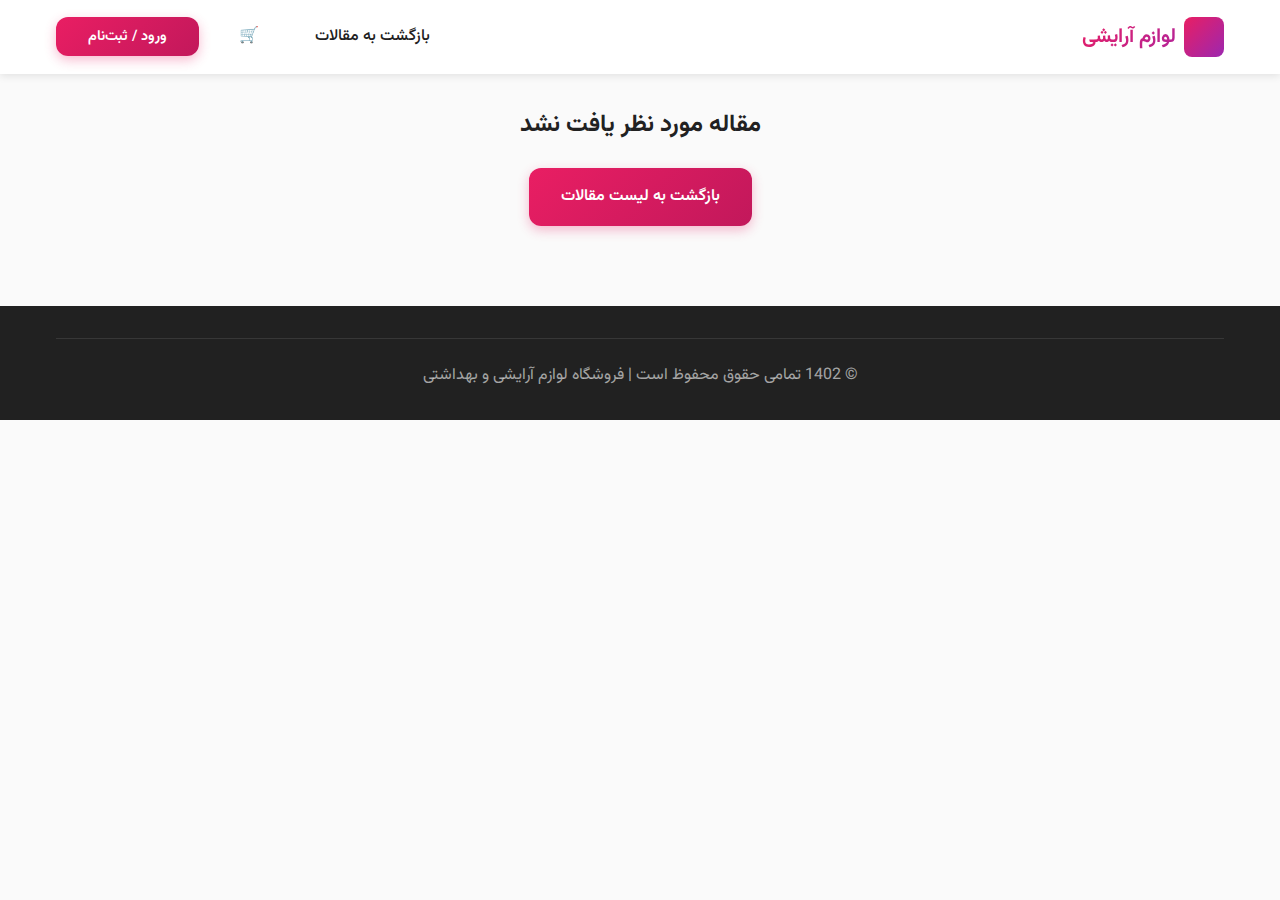
<file: blog-article.html>
<!DOCTYPE html>
<html lang="fa" dir="rtl">

<head>
    <meta charset="UTF-8">
    <meta name="viewport" content="width=device-width, initial-scale=1.0">
    <meta name="description" content="مطالعه مقاله در فروشگاه لوازم آرایشی و بهداشتی">
    <title>مقاله | فروشگاه لوازم آرایشی</title>
    <link rel="stylesheet" href="css/styles.css">
    <style>
        .article-container {
            max-width: 900px;
            margin: 0 auto;
            padding: var(--spacing-xl) var(--spacing-md);
        }

        .article-header {
            margin-bottom: var(--spacing-xl);
            text-align: center;
        }

        .article-meta {
            display: flex;
            justify-content: center;
            gap: var(--spacing-md);
            color: var(--text-secondary);
            font-size: var(--font-size-sm);
            margin-bottom: var(--spacing-md);
        }

        .article-image {
            width: 100%;
            height: 400px;
            border-radius: var(--radius-lg);
            overflow: hidden;
            margin-bottom: var(--spacing-xl);
            box-shadow: var(--shadow-md);
        }

        .article-image img {
            width: 100%;
            height: 100%;
            object-fit: cover;
        }

        .article-body {
            line-height: 1.8;
            color: var(--text-primary);
            font-size: 1.1rem;
        }

        .article-body h2 {
            margin-top: var(--spacing-xl);
            margin-bottom: var(--spacing-md);
            color: var(--primary);
        }

        .article-body p {
            margin-bottom: var(--spacing-md);
        }

        .article-body ul,
        .article-body ol {
            margin-bottom: var(--spacing-md);
            padding-right: var(--spacing-xl);
        }

        .related-section {
            margin-top: var(--spacing-xxl);
            padding-top: var(--spacing-xl);
            border-top: 1px solid var(--border-color);
        }

        .related-products-grid {
            display: grid;
            grid-template-columns: repeat(auto-fill, minmax(200px, 1fr));
            gap: var(--spacing-md);
            margin-top: var(--spacing-md);
        }
    </style>
</head>

<body>
    <!-- Navigation -->
    <nav class="navbar">
        <div class="container navbar-content">
            <a href="index.html" class="logo">
                <div class="logo-icon">💄</div>
                <span>لوازم آرایشی</span>
            </a>
            <div class="nav-actions">
                <a href="blog.html" class="nav-btn">بازگشت به مقالات</a>
                <a href="cart.html" class="nav-btn">🛒</a>
            </div>
        </div>
    </nav>

    <main class="container article-container">
        <div id="article-content">
            <!-- Content will be loaded here -->
            <div style="text-align: center; padding: var(--spacing-xxl);">
                در حال بارگذاری...
            </div>
        </div>

        <section id="related-products" class="related-section" style="display: none;">
            <h2 class="mb-3">محصولات پیشنهادی این مقاله</h2>
            <div class="related-products-grid" id="related-grid">
                <!-- Related products will be loaded here -->
            </div>
        </section>
    </main>

    <!-- Footer -->
    <footer class="footer">
        <div class="container">
            <div class="footer-bottom">
                <p>© 1402 تمامی حقوق محفوظ است | فروشگاه لوازم آرایشی و بهداشتی</p>
            </div>
        </div>
    </footer>

    <!-- Scripts -->
    <script src="js/blog-data.js"></script>
    <script src="js/product-data.js"></script>
    <script src="js/cart.js"></script>
    <script src="js/auth.js"></script>
    <script>
        function getQueryParam(name) {
            const urlParams = new URLSearchParams(window.location.search);
            return urlParams.get(name);
        }

        const articleId = parseInt(getQueryParam('id'));
        const article = blogArticles.find(a => a.id === articleId);

        if (article) {
            document.title = `${article.title} | فروشگاه لوازم آرایشی`;

            const contentDiv = document.getElementById('article-content');
            contentDiv.innerHTML = `
                <div class="article-header">
                    <div style="margin-bottom: var(--spacing-sm);">
                        <span style="background: var(--bg-accent); color: var(--primary); padding: var(--spacing-xs) var(--spacing-md); border-radius: var(--radius-lg); font-size: var(--font-size-sm);">
                            ${article.category}
                        </span>
                    </div>
                    <h1 class="hero-title" style="color: var(--text-primary); margin-bottom: var(--spacing-md);">${article.title}</h1>
                    <div class="article-meta">
                        <span>👤 ${article.author}</span>
                        <span>📅 ${article.date}</span>
                        <span>⏱️ زمان مطالعه: ${article.readTime}</span>
                    </div>
                </div>

                <div class="article-image">
                    <img src="${article.image}" alt="${article.title}">
                </div>

                <div class="article-body">
                    ${article.content}
                </div>
            `;

            // Load Related Products
            if (article.relatedProducts && article.relatedProducts.length > 0) {
                const relatedSection = document.getElementById('related-products');
                const relatedGrid = document.getElementById('related-grid');

                relatedSection.style.display = 'block';

                const productsToShow = products.filter(p => article.relatedProducts.includes(p.id));

                relatedGrid.innerHTML = productsToShow.map(product => `
                    <div class="card product-card">
                        <div class="card-image" style="height: 150px;">
                            <img src="${product.image}" alt="${product.name}">
                        </div>
                        <div class="card-content" style="padding: var(--spacing-sm);">
                            <h4 style="font-size: var(--font-size-base); margin-bottom: var(--spacing-xs);">${product.name}</h4>
                            <div class="price" style="font-size: var(--font-size-sm);">${formatPrice(product.price)} تومان</div>
                            <button onclick="addToCart(${product.id})" class="btn btn-primary mt-2" style="width: 100%; padding: var(--spacing-xs); font-size: var(--font-size-xs);">
                                افزودن
                            </button>
                        </div>
                    </div>
                `).join('');
            }
        } else {
            document.getElementById('article-content').innerHTML = `
                <div style="text-align: center; padding: var(--spacing-xxl);">
                    <h2>مقاله مورد نظر یافت نشد</h2>
                    <a href="blog.html" class="btn btn-primary mt-3">بازگشت به لیست مقالات</a>
                </div>
            `;
        }
    </script>
</body>

</html>
</file>
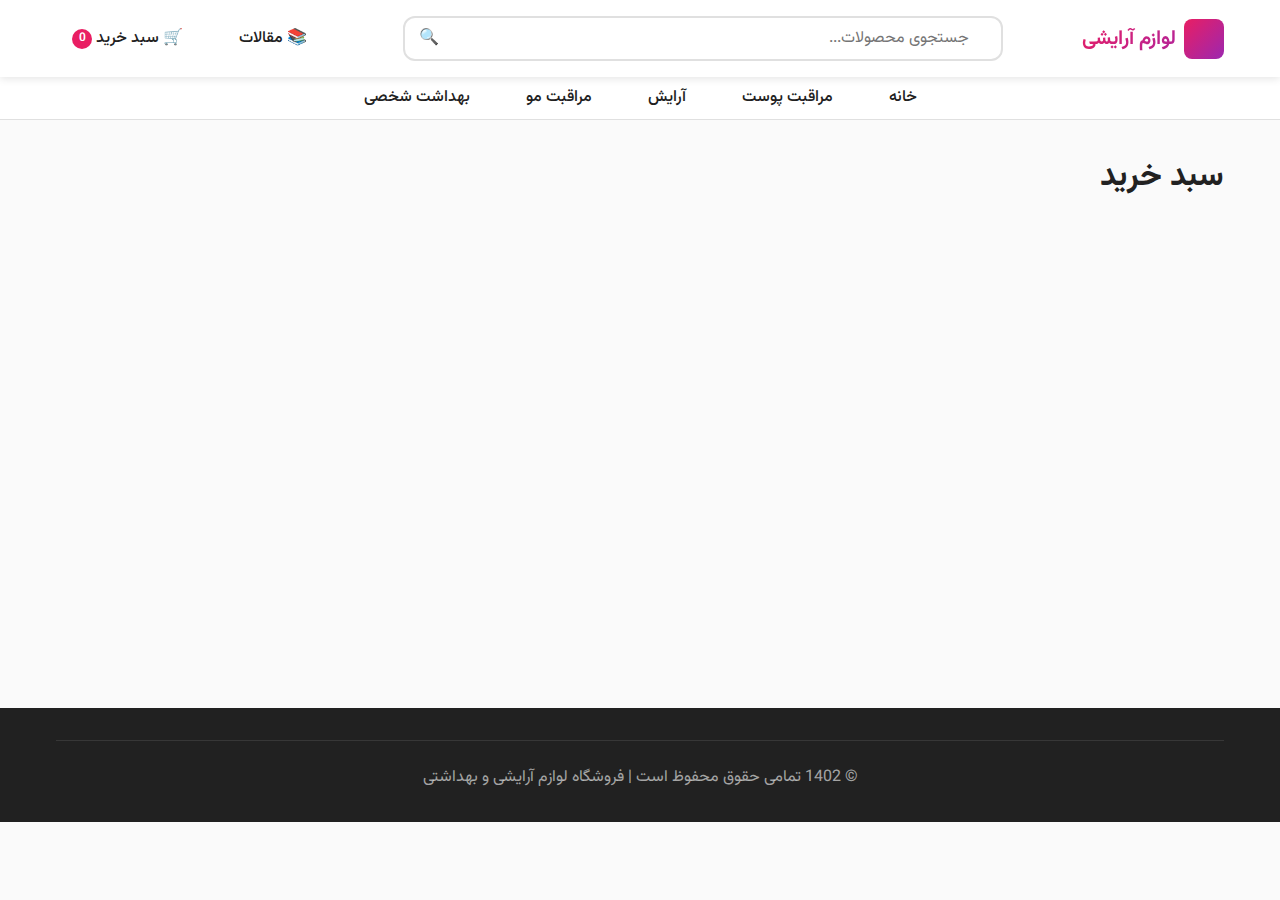
<file: cart.html>
<!DOCTYPE html>
<html lang="fa" dir="rtl">

<head>
    <meta charset="UTF-8">
    <meta name="viewport" content="width=device-width, initial-scale=1.0">
    <meta name="description" content="سبد خرید - فروشگاه لوازم آرایشی و بهداشتی">
    <title>سبد خرید | فروشگاه لوازم آرایشی</title>
    <link rel="stylesheet" href="css/styles.css">
    <style>
        .cart-page {
            min-height: 60vh;
            padding: var(--spacing-xl) 0;
        }

        .cart-item {
            background: white;
            padding: var(--spacing-lg);
            border-radius: var(--radius-lg);
            margin-bottom: var(--spacing-md);
            display: grid;
            grid-template-columns: 100px 1fr auto auto;
            gap: var(--spacing-lg);
            align-items: center;
            box-shadow: 0 2px 8px var(--shadow);
        }

        .cart-item-image img {
            width: 100px;
            height: 100px;
            object-fit: cover;
            border-radius: var(--radius-md);
            background: var(--bg-accent);
        }

        .cart-item-name {
            font-size: var(--font-size-lg);
            font-weight: 600;
            margin-bottom: var(--spacing-xs);
        }

        .cart-item-brand {
            color: var(--text-secondary);
            font-size: var(--font-size-sm);
        }

        .cart-item-price {
            color: var(--primary);
            font-weight: 600;
            margin-top: var(--spacing-sm);
        }

        .quantity-controls {
            display: flex;
            align-items: center;
            gap: var(--spacing-sm);
            background: var(--bg-primary);
            border-radius: var(--radius-md);
            padding: var(--spacing-xs);
        }

        .btn-quantity {
            width: 32px;
            height: 32px;
            border-radius: var(--radius-sm);
            background: white;
            border: 1px solid var(--border);
            font-size: var(--font-size-lg);
            font-weight: 600;
            color: var(--primary);
        }

        .btn-quantity:hover {
            background: var(--primary);
            color: white;
            border-color: var(--primary);
        }

        .quantity-display {
            min-width: 40px;
            text-align: center;
            font-weight: 600;
        }

        .btn-remove {
            color: var(--error);
            padding: var(--spacing-sm) var(--spacing-md);
            border-radius: var(--radius-md);
            border: 1px solid var(--error);
            background: white;
        }

        .btn-remove:hover {
            background: var(--error);
            color: white;
        }

        .cart-item-total {
            font-size: var(--font-size-xl);
            font-weight: 700;
            color: var(--primary);
        }

        .cart-summary {
            background: white;
            padding: var(--spacing-xl);
            border-radius: var(--radius-lg);
            box-shadow: 0 2px 8px var(--shadow);
            position: sticky;
            top: 100px;
        }

        .summary-row {
            display: flex;
            justify-content: space-between;
            padding: var(--spacing-md) 0;
            border-bottom: 1px solid var(--border);
        }

        .summary-row:last-child {
            border-bottom: none;
            font-size: var(--font-size-xl);
            font-weight: 700;
            color: var(--primary);
            padding-top: var(--spacing-lg);
        }

        .empty-cart {
            text-align: center;
            padding: var(--spacing-2xl);
        }

        .empty-cart-icon {
            font-size: 5rem;
            margin-bottom: var(--spacing-lg);
        }

        .coupon-section {
            margin-top: var(--spacing-lg);
            padding-top: var(--spacing-lg);
            border-top: 1px solid var(--border);
        }

        .coupon-input-group {
            display: flex;
            gap: var(--spacing-sm);
            margin-top: var(--spacing-md);
        }

        .coupon-input {
            flex: 1;
            padding: var(--spacing-md);
            border: 2px solid var(--border);
            border-radius: var(--radius-md);
        }

        @media (max-width: 768px) {
            .cart-item {
                grid-template-columns: 80px 1fr;
                gap: var(--spacing-md);
            }

            .cart-item-actions,
            .cart-item-total {
                grid-column: 1 / -1;
            }
        }
    </style>
</head>

<body>
    <!-- Navigation -->
    <nav class="navbar">
        <div class="container navbar-content">
            <a href="index.html" class="logo">
                <div class="logo-icon">💄</div>
                <span>لوازم آرایشی</span>
            </a>

            <div class="search-bar">
                <input type="text" class="search-input" placeholder="جستجوی محصولات...">
                <span class="search-icon">🔍</span>
            </div>

            <div class="nav-actions">
                <a href="blog.html" class="nav-btn">📚 مقالات</a>
                <a href="cart.html" class="nav-btn">
                    🛒 سبد خرید
                    <span class="cart-badge">0</span>
                </a>
            </div>
        </div>
    </nav>

    <!-- Main Navigation Menu -->
    <div class="main-nav">
        <div class="container">
            <ul class="nav-menu">
                <li><a href="index.html" class="nav-link">خانه</a></li>
                <li><a href="products.html?category=مراقبت پوست" class="nav-link">مراقبت پوست</a></li>
                <li><a href="products.html?category=آرایش" class="nav-link">آرایش</a></li>
                <li><a href="products.html?category=مراقبت مو" class="nav-link">مراقبت مو</a></li>
                <li><a href="products.html?category=بهداشت شخصی" class="nav-link">بهداشت شخصی</a></li>
            </ul>
        </div>
    </div>

    <!-- Cart Page -->
    <div class="cart-page">
        <div class="container">
            <h1 class="section-title mb-4">سبد خرید</h1>

            <div style="display: grid; grid-template-columns: 1fr 400px; gap: var(--spacing-xl); align-items: start;">
                <!-- Cart Items -->
                <div>
                    <div id="empty-cart-message" class="empty-cart" style="display: none;">
                        <div class="empty-cart-icon">🛒</div>
                        <h2>سبد خرید شما خالی است</h2>
                        <p class="mt-2 mb-3" style="color: var(--text-secondary);">
                            برای مشاهده و خرید محصولات به صفحه فروشگاه بروید
                        </p>
                        <a href="products.html" class="btn btn-primary">مشاهده محصولات</a>
                    </div>

                    <div id="cart-items">
                        <!-- Cart items will be loaded here by JavaScript -->
                    </div>
                </div>

                <!-- Cart Summary -->
                <div id="cart-summary" class="cart-summary" style="display: none;">
                    <h3 style="margin-bottom: var(--spacing-lg);">خلاصه سبد خرید</h3>

                    <div class="summary-row">
                        <span>جمع کل:</span>
                        <span id="cart-subtotal">0 تومان</span>
                    </div>

                    <div class="summary-row">
                        <span>هزینه ارسال:</span>
                        <span id="cart-shipping">0 تومان</span>
                    </div>

                    <div class="summary-row">
                        <span>تخفیف:</span>
                        <span id="cart-discount">0 تومان</span>
                    </div>

                    <div class="summary-row">
                        <span>مبلغ قابل پرداخت:</span>
                        <span id="cart-total">0 تومان</span>
                    </div>

                    <button onclick="proceedToCheckout()" class="btn btn-primary"
                        style="width: 100%; margin-top: var(--spacing-lg);">
                        ادامه و پرداخت
                    </button>

                    <div class="coupon-section">
                        <h4>کد تخفیف دارید؟</h4>
                        <div class="coupon-input-group">
                            <input type="text" id="coupon-code" class="coupon-input"
                                placeholder="کد تخفیف را وارد کنید">
                            <button onclick="applyCoupon()" class="btn btn-secondary">اعمال</button>
                        </div>
                    </div>

                    <p
                        style="margin-top: var(--spacing-lg); font-size: var(--font-size-sm); color: var(--text-secondary); text-align: center;">
                        🚚 ارسال رایگان برای خریدهای بالای 500 هزار تومان
                    </p>
                </div>
            </div>
        </div>
    </div>

    <!-- Footer -->
    <footer class="footer">
        <div class="container">
            <div class="footer-bottom">
                <p>© 1402 تمامی حقوق محفوظ است | فروشگاه لوازم آرایشی و بهداشتی</p>
            </div>
        </div>
    </footer>

    <!-- Notification Styles -->
    <style>
        .notification {
            position: fixed;
            top: 20px;
            left: 50%;
            transform: translateX(50%) translateY(-100px);
            background: white;
            padding: var(--spacing-md) var(--spacing-xl);
            border-radius: var(--radius-lg);
            box-shadow: 0 4px 20px var(--shadow-hover);
            display: flex;
            align-items: center;
            gap: var(--spacing-md);
            z-index: 10000;
            transition: transform var(--transition-base);
            min-width: 300px;
        }

        .notification.show {
            transform: translateX(50%) translateY(0);
        }

        .notification-success {
            border-right: 4px solid var(--success);
        }

        .notification-error {
            border-right: 4px solid var(--error);
        }

        .notification-info {
            border-right: 4px solid var(--info);
        }

        .notification button {
            margin-right: auto;
            background: none;
            border: none;
            font-size: var(--font-size-lg);
            cursor: pointer;
            color: var(--text-secondary);
        }
    </style>

    <!-- Scripts -->
    <script src="js/product-data.js"></script>
    <script src="js/cart.js"></script>
</body>

</html>
</file>
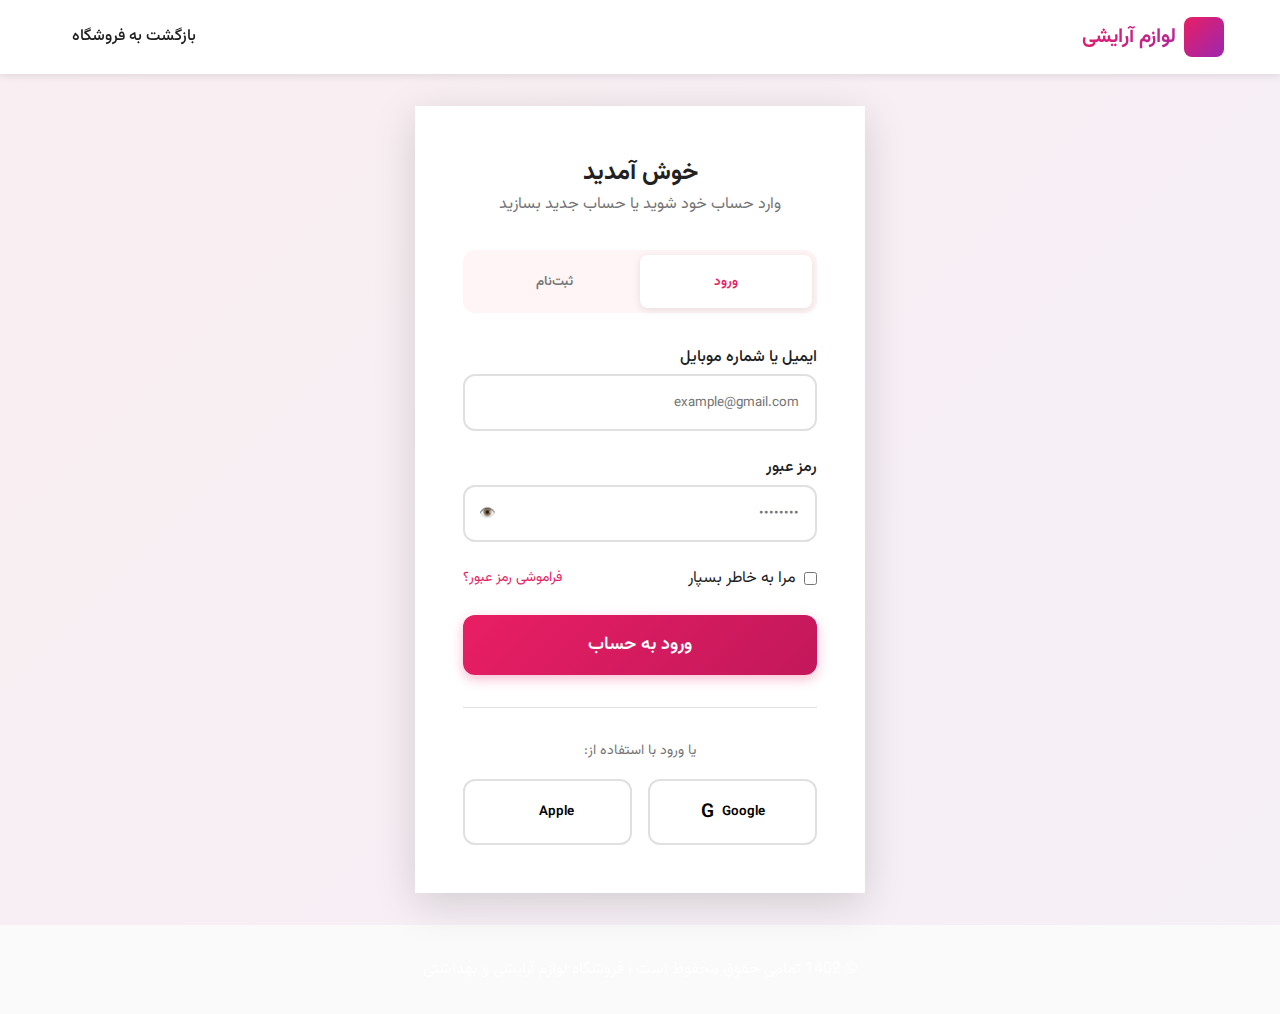
<file: login.html>
<!DOCTYPE html>
<html lang="fa" dir="rtl">

<head>
    <meta charset="UTF-8">
    <meta name="viewport" content="width=device-width, initial-scale=1.0">
    <meta name="description" content="ورود و ثبت‌نام در فروشگاه لوازم آرایشی و بهداشتی">
    <title>ورود | ثبت‌نام - فروشگاه لوازم آرایشی</title>
    <link rel="stylesheet" href="css/styles.css">
    <style>
        .auth-container {
            min-height: calc(100vh - 200px);
            display: flex;
            align-items: center;
            justify-content: center;
            padding: var(--spacing-xl) 0;
            background: linear-gradient(135deg, rgba(233, 30, 99, 0.05), rgba(156, 39, 176, 0.05));
        }

        .auth-card {
            background: white;
            width: 100%;
            max-width: 450px;
            padding: var(--spacing-2xl);
            border-radius: var(--radius-2xl);
            box-shadow: 0 10px 40px var(--shadow-hover);
            position: relative;
            overflow: hidden;
        }

        .auth-card::before {
            content: '';
            position: absolute;
            top: 0;
            left: 0;
            right: 0;
            height: 5px;
            background: var(--gradient-primary);
        }

        .auth-header {
            text-align: center;
            margin-bottom: var(--spacing-xl);
        }

        .auth-tabs {
            display: flex;
            background: var(--bg-accent);
            padding: 5px;
            border-radius: var(--radius-lg);
            margin-bottom: var(--spacing-xl);
        }

        .auth-tab {
            flex: 1;
            padding: var(--spacing-md);
            border: none;
            background: none;
            cursor: pointer;
            border-radius: var(--radius-md);
            font-weight: 600;
            color: var(--text-secondary);
            transition: all var(--transition-base);
        }

        .auth-tab.active {
            background: white;
            color: var(--primary);
            box-shadow: 0 2px 8px var(--shadow);
        }

        .form-group {
            margin-bottom: var(--spacing-lg);
        }

        .form-label {
            display: block;
            margin-bottom: var(--spacing-xs);
            font-weight: 500;
            color: var(--text-primary);
        }

        .form-input {
            width: 100%;
            padding: var(--spacing-md);
            border: 2px solid var(--border);
            border-radius: var(--radius-lg);
            transition: all var(--transition-fast);
            font-family: inherit;
        }

        .form-input:focus {
            border-color: var(--primary);
            outline: none;
            box-shadow: 0 0 0 4px rgba(233, 30, 99, 0.1);
        }

        .password-toggle {
            position: relative;
        }

        .toggle-btn {
            position: absolute;
            left: var(--spacing-md);
            top: 50%;
            transform: translateY(-50%);
            background: none;
            border: none;
            cursor: pointer;
            color: var(--text-secondary);
        }

        .auth-footer {
            text-align: center;
            margin-top: var(--spacing-xl);
        }

        .social-auth {
            margin-top: var(--spacing-xl);
            padding-top: var(--spacing-xl);
            border-top: 1px solid var(--border);
            text-align: center;
        }

        .social-btns {
            display: flex;
            gap: var(--spacing-md);
            margin-top: var(--spacing-md);
        }

        .social-btn {
            flex: 1;
            display: flex;
            align-items: center;
            justify-content: center;
            gap: var(--spacing-sm);
            padding: var(--spacing-md);
            border: 2px solid var(--border);
            border-radius: var(--radius-lg);
            background: white;
            cursor: pointer;
            font-weight: 600;
            transition: all var(--transition-fast);
        }

        .social-btn:hover {
            background: var(--bg-accent);
            border-color: var(--text-secondary);
        }

        .hidden {
            display: none;
        }

        .auth-msg {
            padding: var(--spacing-md);
            border-radius: var(--radius-md);
            margin-bottom: var(--spacing-md);
            font-size: var(--font-size-sm);
            display: none;
        }

        .auth-msg.error {
            background: #ffebee;
            color: var(--error);
            border: 1px solid var(--error);
            display: block;
        }

        .auth-msg.success {
            background: #e8f5e9;
            color: var(--success);
            border: 1px solid var(--success);
            display: block;
        }
    </style>
</head>

<body>
    <!-- Navigation -->
    <nav class="navbar">
        <div class="container navbar-content">
            <a href="index.html" class="logo">
                <div class="logo-icon">💄</div>
                <span>لوازم آرایشی</span>
            </a>
            <div class="nav-actions">
                <a href="index.html" class="nav-btn">بازگشت به فروشگاه</a>
            </div>
        </div>
    </nav>

    <main class="auth-container">
        <div class="auth-card">
            <div class="auth-header">
                <h2>خوش آمدید</h2>
                <p style="color: var(--text-secondary);">وارد حساب خود شوید یا حساب جدید بسازید</p>
            </div>

            <div class="auth-tabs">
                <button class="auth-tab active" onclick="switchTab('login')">ورود</button>
                <button class="auth-tab" onclick="switchTab('register')">ثبت‌نام</button>
            </div>

            <div id="auth-message" class="auth-msg"></div>

            <!-- Login Form -->
            <form id="login-form">
                <div class="form-group">
                    <label class="form-label">ایمیل یا شماره موبایل</label>
                    <input type="text" id="login-identifier" class="form-input" placeholder="example@gmail.com" required>
                </div>
                <div class="form-group">
                    <label class="form-label">رمز عبور</label>
                    <div class="password-toggle">
                        <input type="password" id="login-password" class="form-input" placeholder="••••••••" required>
                        <button type="button" class="toggle-btn" onclick="togglePassword('login-password')">👁️</button>
                    </div>
                </div>
                <div class="flex-between" style="margin-bottom: var(--spacing-lg);">
                    <label class="flex-center gap-1" style="cursor: pointer;">
                        <input type="checkbox"> مرا به خاطر بسپار
                    </label>
                    <a href="#" style="color: var(--primary); font-size: var(--font-size-sm);">فراموشی رمز عبور؟</a>
                </div>
                <button type="submit" class="btn btn-primary" style="width: 100%; border-radius: var(--radius-lg); font-size: var(--font-size-lg);">
                    ورود به حساب
                </button>
            </form>

            <!-- Register Form -->
            <form id="register-form" class="hidden">
                <div class="form-group">
                    <label class="form-label">نام و نام خانوادگی</label>
                    <input type="text" id="reg-name" class="form-input" placeholder="مثلا: علی محمدی" required>
                </div>
                <div class="form-group">
                    <label class="form-label">ایمیل یا شماره موبایل</label>
                    <input type="text" id="reg-identifier" class="form-input" placeholder="example@gmail.com" required>
                </div>
                <div class="form-group">
                    <label class="form-label">رمز عبور</label>
                    <div class="password-toggle">
                        <input type="password" id="reg-password" class="form-input" placeholder="••••••••" required>
                        <button type="button" class="toggle-btn" onclick="togglePassword('reg-password')">👁️</button>
                    </div>
                </div>
                <div class="form-group">
                    <label class="form-label">تکرار رمز عبور</label>
                    <input type="password" id="reg-confirm" class="form-input" placeholder="••••••••" required>
                </div>
                <button type="submit" class="btn btn-primary" style="width: 100%; border-radius: var(--radius-lg); font-size: var(--font-size-lg);">
                    ساخت حساب کاربری
                </button>
            </form>

            <div class="social-auth">
                <p style="font-size: var(--font-size-sm); color: var(--text-secondary);">یا ورود با استفاده از:</p>
                <div class="social-btns">
                    <button class="social-btn">
                        <span>Google</span>
                        <span style="font-size: 1.2rem;">G</span>
                    </button>
                    <button class="social-btn">
                        <span>Apple</span>
                        <span style="font-size: 1.2rem;"></span>
                    </button>
                </div>
            </div>
        </div>
    </main>

    <footer class="footer" style="margin-top: 0; background: transparent;">
        <div class="container text-center">
            <p>© 1402 تمامی حقوق محفوظ است | فروشگاه لوازم آرایشی و بهداشتی</p>
        </div>
    </footer>

    <script src="js/auth.js"></script>
    <script>
        function switchTab(tab) {
            const loginForm = document.getElementById('login-form');
            const registerForm = document.getElementById('register-form');
            const tabs = document.querySelectorAll('.auth-tab');
            const message = document.getElementById('auth-message');

            message.className = 'auth-msg';
            message.textContent = '';

            if (tab === 'login') {
                loginForm.classList.remove('hidden');
                registerForm.classList.add('hidden');
                tabs[0].classList.add('active');
                tabs[1].classList.remove('active');
            } else {
                loginForm.classList.add('hidden');
                registerForm.classList.remove('hidden');
                tabs[0].classList.remove('active');
                tabs[1].classList.add('active');
            }
        }

        function togglePassword(inputId) {
            const input = document.getElementById(inputId);
            input.type = input.type === 'password' ? 'text' : 'password';
        }
    </script>
</body>

</html>
</file>
<file: css/styles.css>
/* ==========================================
   فروشگاه لوازم آرایشی - Cosmetics Shop
   RTL Design System
   ========================================== */

/* === Font Imports === */
@import url('https://fonts.googleapis.com/css2?family=Vazirmatn:wght@300;400;500;600;700&display=swap');

/* === CSS Variables === */
:root {
  /* Colors - Premium Cosmetics Palette */
  --primary: #E91E63;
  --primary-light: #F48FB1;
  --primary-dark: #C2185B;
  --secondary: #9C27B0;
  --secondary-light: #CE93D8;
  --accent: #FF6F61;
  
  --bg-primary: #FAFAFA;
  --bg-secondary: #FFFFFF;
  --bg-accent: #FFF5F7;
  
  --text-primary: #212121;
  --text-secondary: #757575;
  --text-light: #BDBDBD;
  
  --success: #4CAF50;
  --warning: #FF9800;
  --error: #F44336;
  --info: #2196F3;
  
  --border: #E0E0E0;
  --shadow: rgba(0, 0, 0, 0.1);
  --shadow-hover: rgba(0, 0, 0, 0.15);
  
  /* Spacing */
  --spacing-xs: 4px;
  --spacing-sm: 8px;
  --spacing-md: 16px;
  --spacing-lg: 24px;
  --spacing-xl: 32px;
  --spacing-2xl: 48px;
  
  /* Border Radius */
  --radius-sm: 4px;
  --radius-md: 8px;
  --radius-lg: 12px;
  --radius-xl: 16px;
  --radius-round: 50%;
  
  /* Transitions */
  --transition-fast: 150ms ease;
  --transition-base: 250ms ease;
  --transition-slow: 350ms ease;
  
  /* Typography */
  --font-family: 'Vazirmatn', -apple-system, BlinkMacSystemFont, 'Segoe UI', sans-serif;
  --font-size-xs: 0.75rem;
  --font-size-sm: 0.875rem;
  --font-size-base: 1rem;
  --font-size-lg: 1.125rem;
  --font-size-xl: 1.25rem;
  --font-size-2xl: 1.5rem;
  --font-size-3xl: 2rem;
  --font-size-4xl: 2.5rem;
}

/* === Global Resets & Base Styles === */
* {
  margin: 0;
  padding: 0;
  box-sizing: border-box;
}

html {
  font-size: 16px;
  scroll-behavior: smooth;
}

body {
  font-family: var(--font-family);
  direction: rtl;
  background-color: var(--bg-primary);
  color: var(--text-primary);
  line-height: 1.6;
  -webkit-font-smoothing: antialiased;
  -moz-osx-font-smoothing: grayscale;
}

img {
  max-width: 100%;
  height: auto;
  display: block;
}

a {
  color: inherit;
  text-decoration: none;
  transition: color var(--transition-fast);
}

a:hover {
  color: var(--primary);
}

ul, ol {
  list-style: none;
}

button {
  font-family: inherit;
  cursor: pointer;
  border: none;
  background: none;
  transition: all var(--transition-base);
}

input, textarea, select {
  font-family: inherit;
  direction: rtl;
}

/* === Container === */
.container {
  width: 100%;
  max-width: 1200px;
  margin: 0 auto;
  padding: 0 var(--spacing-md);
}

.container-fluid {
  width: 100%;
  padding: 0 var(--spacing-md);
}

/* === Navigation Bar === */
.navbar {
  background: var(--bg-secondary);
  box-shadow: 0 2px 8px var(--shadow);
  position: sticky;
  top: 0;
  z-index: 1000;
  padding: var(--spacing-md) 0;
}

.navbar-content {
  display: flex;
  align-items: center;
  justify-content: space-between;
  gap: var(--spacing-lg);
}

.logo {
  display: flex;
  align-items: center;
  gap: var(--spacing-sm);
  font-size: var(--font-size-xl);
  font-weight: 700;
  background: linear-gradient(135deg, var(--primary), var(--secondary));
  -webkit-background-clip: text;
  -webkit-text-fill-color: transparent;
  background-clip: text;
}

.logo-icon {
  width: 40px;
  height: 40px;
  background: linear-gradient(135deg, var(--primary), var(--secondary));
  border-radius: var(--radius-md);
  display: flex;
  align-items: center;
  justify-content: center;
  color: white;
  font-size: var(--font-size-xl);
}

.search-bar {
  flex: 1;
  max-width: 600px;
  position: relative;
}

.search-input {
  width: 100%;
  padding: var(--spacing-sm) var(--spacing-xl) var(--spacing-sm) var(--spacing-md);
  border: 2px solid var(--border);
  border-radius: var(--radius-lg);
  font-size: var(--font-size-base);
  transition: all var(--transition-base);
}

.search-input:focus {
  outline: none;
  border-color: var(--primary);
  box-shadow: 0 0 0 3px rgba(233, 30, 99, 0.1);
}

.search-icon {
  position: absolute;
  left: var(--spacing-md);
  top: 50%;
  transform: translateY(-50%);
  color: var(--text-secondary);
}

.nav-actions {
  display: flex;
  align-items: center;
  gap: var(--spacing-lg);
}

.nav-btn {
  display: flex;
  align-items: center;
  gap: var(--spacing-xs);
  padding: var(--spacing-sm) var(--spacing-md);
  border-radius: var(--radius-md);
  font-weight: 500;
  transition: all var(--transition-base);
}

.nav-btn:hover {
  background: var(--bg-accent);
  color: var(--primary);
}

.cart-badge {
  background: var(--primary);
  color: white;
  border-radius: var(--radius-round);
  min-width: 20px;
  height: 20px;
  display: flex;
  align-items: center;
  justify-content: center;
  font-size: var(--font-size-xs);
  font-weight: 600;
}

/* === Main Navigation Menu === */
.main-nav {
  background: var(--bg-secondary);
  border-bottom: 1px solid var(--border);
  padding: var(--spacing-sm) 0;
}

.nav-menu {
  display: flex;
  gap: var(--spacing-lg);
  align-items: center;
  justify-content: center;
  flex-wrap: wrap;
}

.nav-link {
  padding: var(--spacing-sm) var(--spacing-md);
  font-weight: 500;
  transition: all var(--transition-base);
  border-radius: var(--radius-md);
}

.nav-link:hover {
  background: var(--bg-accent);
  color: var(--primary);
}

.nav-link.active {
  background: var(--primary);
  color: white;
}

/* === Hero Section === */
.hero {
  background: linear-gradient(135deg, rgba(233, 30, 99, 0.05), rgba(156, 39, 176, 0.05));
  padding: var(--spacing-2xl) 0;
  margin-bottom: var(--spacing-xl);
}

.hero-content {
  text-align: center;
}

.hero-title {
  font-size: var(--font-size-4xl);
  font-weight: 700;
  margin-bottom: var(--spacing-md);
  background: linear-gradient(135deg, var(--primary), var(--secondary));
  -webkit-background-clip: text;
  -webkit-text-fill-color: transparent;
  background-clip: text;
}

.hero-subtitle {
  font-size: var(--font-size-xl);
  color: var(--text-secondary);
  margin-bottom: var(--spacing-lg);
}

/* === Buttons === */
.btn {
  display: inline-flex;
  align-items: center;
  justify-content: center;
  gap: var(--spacing-sm);
  padding: var(--spacing-md) var(--spacing-xl);
  border-radius: var(--radius-lg);
  font-size: var(--font-size-base);
  font-weight: 600;
  transition: all var(--transition-base);
  cursor: pointer;
  border: none;
}

.btn-primary {
  background: linear-gradient(135deg, var(--primary), var(--primary-dark));
  color: white;
  box-shadow: 0 4px 12px rgba(233, 30, 99, 0.3);
}

.btn-primary:hover {
  transform: translateY(-2px);
  box-shadow: 0 6px 20px rgba(233, 30, 99, 0.4);
}

.btn-secondary {
  background: white;
  color: var(--primary);
  border: 2px solid var(--primary);
}

.btn-secondary:hover {
  background: var(--primary);
  color: white;
}

.btn-outline {
  background: transparent;
  border: 2px solid var(--border);
  color: var(--text-primary);
}

.btn-outline:hover {
  border-color: var(--primary);
  color: var(--primary);
}

/* === Cards === */
.card {
  background: var(--bg-secondary);
  border-radius: var(--radius-lg);
  box-shadow: 0 2px 8px var(--shadow);
  transition: all var(--transition-base);
  overflow: hidden;
}

.card:hover {
  box-shadow: 0 8px 24px var(--shadow-hover);
  transform: translateY(-4px);
}

.card-image {
  width: 100%;
  height: 250px;
  object-fit: cover;
  background: var(--bg-accent);
}

.card-content {
  padding: var(--spacing-md);
}

.card-title {
  font-size: var(--font-size-lg);
  font-weight: 600;
  margin-bottom: var(--spacing-sm);
  color: var(--text-primary);
}

.card-description {
  color: var(--text-secondary);
  font-size: var(--font-size-sm);
  margin-bottom: var(--spacing-md);
  line-height: 1.6;
}

/* === Grid System === */
.grid {
  display: grid;
  gap: var(--spacing-lg);
}

.grid-2 {
  grid-template-columns: repeat(auto-fill, minmax(280px, 1fr));
}

.grid-3 {
  grid-template-columns: repeat(auto-fill, minmax(250px, 1fr));
}

.grid-4 {
  grid-template-columns: repeat(auto-fill, minmax(220px, 1fr));
}

/* === Section === */
.section {
  padding: var(--spacing-2xl) 0;
}

.section-header {
  text-align: center;
  margin-bottom: var(--spacing-xl);
}

.section-title {
  font-size: var(--font-size-3xl);
  font-weight: 700;
  margin-bottom: var(--spacing-sm);
  color: var(--text-primary);
}

.section-subtitle {
  font-size: var(--font-size-lg);
  color: var(--text-secondary);
}

/* === Product Card === */
.product-card {
  position: relative;
}

.product-badge {
  position: absolute;
  top: var(--spacing-md);
  right: var(--spacing-md);
  background: var(--error);
  color: white;
  padding: var(--spacing-xs) var(--spacing-sm);
  border-radius: var(--radius-sm);
  font-size: var(--font-size-xs);
  font-weight: 600;
  z-index: 1;
}

.product-badge.new {
  background: var(--success);
}

.product-price {
  display: flex;
  align-items: center;
  justify-content: space-between;
  margin-top: var(--spacing-md);
}

.price {
  font-size: var(--font-size-xl);
  font-weight: 700;
  color: var(--primary);
}

.price-old {
  text-decoration: line-through;
  color: var(--text-light);
  font-size: var(--font-size-sm);
  margin-right: var(--spacing-sm);
}

.rating {
  display: flex;
  align-items: center;
  gap: var(--spacing-xs);
  color: var(--warning);
  font-size: var(--font-size-sm);
}

/* === Footer === */
.footer {
  background: var(--text-primary);
  color: white;
  padding: var(--spacing-xl) 0;
  margin-top: var(--spacing-2xl);
}

.footer-content {
  display: grid;
  grid-template-columns: repeat(auto-fit, minmax(250px, 1fr));
  gap: var(--spacing-xl);
  margin-bottom: var(--spacing-xl);
}

.footer-section h3 {
  margin-bottom: var(--spacing-md);
  font-size: var(--font-size-lg);
}

.footer-links {
  display: flex;
  flex-direction: column;
  gap: var(--spacing-sm);
}

.footer-link {
  color: rgba(255, 255, 255, 0.8);
  transition: color var(--transition-fast);
}

.footer-link:hover {
  color: white;
}

.footer-bottom {
  text-align: center;
  padding-top: var(--spacing-lg);
  border-top: 1px solid rgba(255, 255, 255, 0.1);
  color: rgba(255, 255, 255, 0.6);
}

/* === Responsive === */
@media (max-width: 768px) {
  .navbar-content {
    flex-wrap: wrap;
  }
  
  .search-bar {
    order: 3;
    width: 100%;
    max-width: 100%;
  }
  
  .hero-title {
    font-size: var(--font-size-2xl);
  }
  
  .section-title {
    font-size: var(--font-size-xl);
  }
  
  .grid-2, .grid-3, .grid-4 {
    grid-template-columns: repeat(auto-fill, minmax(150px, 1fr));
  }
}

/* === Utilities === */
.text-center { text-align: center; }
.text-right { text-align: right; }
.text-left { text-align: left; }

.mt-1 { margin-top: var(--spacing-sm); }
.mt-2 { margin-top: var(--spacing-md); }
.mt-3 { margin-top: var(--spacing-lg); }
.mt-4 { margin-top: var(--spacing-xl); }

.mb-1 { margin-bottom: var(--spacing-sm); }
.mb-2 { margin-bottom: var(--spacing-md); }
.mb-3 { margin-bottom: var(--spacing-lg); }
.mb-4 { margin-bottom: var(--spacing-xl); }

.flex { display: flex; }
.flex-center { display: flex; align-items: center; justify-content: center; }
.flex-between { display: flex; align-items: center; justify-content: space-between; }
.gap-1 { gap: var(--spacing-sm); }
.gap-2 { gap: var(--spacing-md); }
.gap-3 { gap: var(--spacing-lg); }

/* === Hero Slider === */
.hero-slider {
  position: relative;
  overflow: hidden;
  height: 400px;
  background: white;
}

.slider-container {
  display: flex;
  height: 100%;
}

.slide {
  flex: 0 0 100%;
  height: 100%;
  display: flex;
  align-items: center;
}

.slide-content {
  display: flex;
  align-items: center;
  justify-content: space-between;
  width: 100%;
}

.slide-text {
  flex: 1;
  max-width: 500px;
}

.slide-image {
  flex: 1;
  display: flex;
  justify-content: center;
  height: 350px;
}

.slide-image img {
  height: 100%;
  object-fit: contain;
}

/* === Category Banners === */
.banner-grid {
  display: grid;
  grid-template-columns: repeat(4, 1fr);
  gap: var(--spacing-md);
  margin: var(--spacing-lg) 0;
}

.category-banner {
  height: 200px;
  border-radius: var(--radius-lg);
  position: relative;
  overflow: hidden;
  background-size: cover;
  background-position: center;
  display: flex;
  align-items: flex-end;
  transition: transform var(--transition-base);
}

.category-banner:hover {
  transform: scale(1.02);
}

.banner-overlay {
  width: 100%;
  padding: var(--spacing-md);
  background: linear-gradient(to top, rgba(0,0,0,0.7), transparent);
  color: white;
}

.banner-overlay h3 {
  font-size: var(--font-size-lg);
  margin-bottom: 2px;
}

.banner-overlay span {
  font-size: var(--font-size-sm);
  opacity: 0.9;
}

/* === Special Timed Offer === */
.special-timed-offer {
  background: linear-gradient(135deg, #FF0080, #7928CA);
  border-radius: var(--radius-xl);
  padding: var(--spacing-xl);
  color: white;
  margin: var(--spacing-xl) 0;
}

.timed-offer-card {
  display: flex;
  align-items: center;
  justify-content: space-between;
  gap: var(--spacing-xl);
}

.offer-info {
  flex: 1;
}

.timer-badge {
  display: inline-flex;
  align-items: center;
  gap: var(--spacing-sm);
  background: rgba(255, 255, 255, 0.2);
  padding: var(--spacing-sm) var(--spacing-md);
  border-radius: var(--radius-round);
  margin-bottom: var(--spacing-md);
}

.countdown-timer {
  font-family: monospace;
  font-size: var(--font-size-xl);
  font-weight: 700;
}

.offer-products {
  flex: 2;
  display: grid;
  grid-template-columns: repeat(3, 1fr);
  gap: var(--spacing-md);
}

.btn-outline-white {
  background: transparent;
  border: 2px solid white;
  color: white;
}

.btn-outline-white:hover {
  background: white;
  color: var(--primary);
}

@media (max-width: 992px) {
  .banner-grid {
    grid-template-columns: repeat(2, 1fr);
  }
  .timed-offer-card {
    flex-direction: column;
    text-align: center;
  }
  .timer-badge {
    justify-content: center;
  }
  .hero-slider {
    height: auto;
    padding: var(--spacing-xl) 0;
  }
  .slide-content {
    flex-direction: column;
  }
}
</file>
